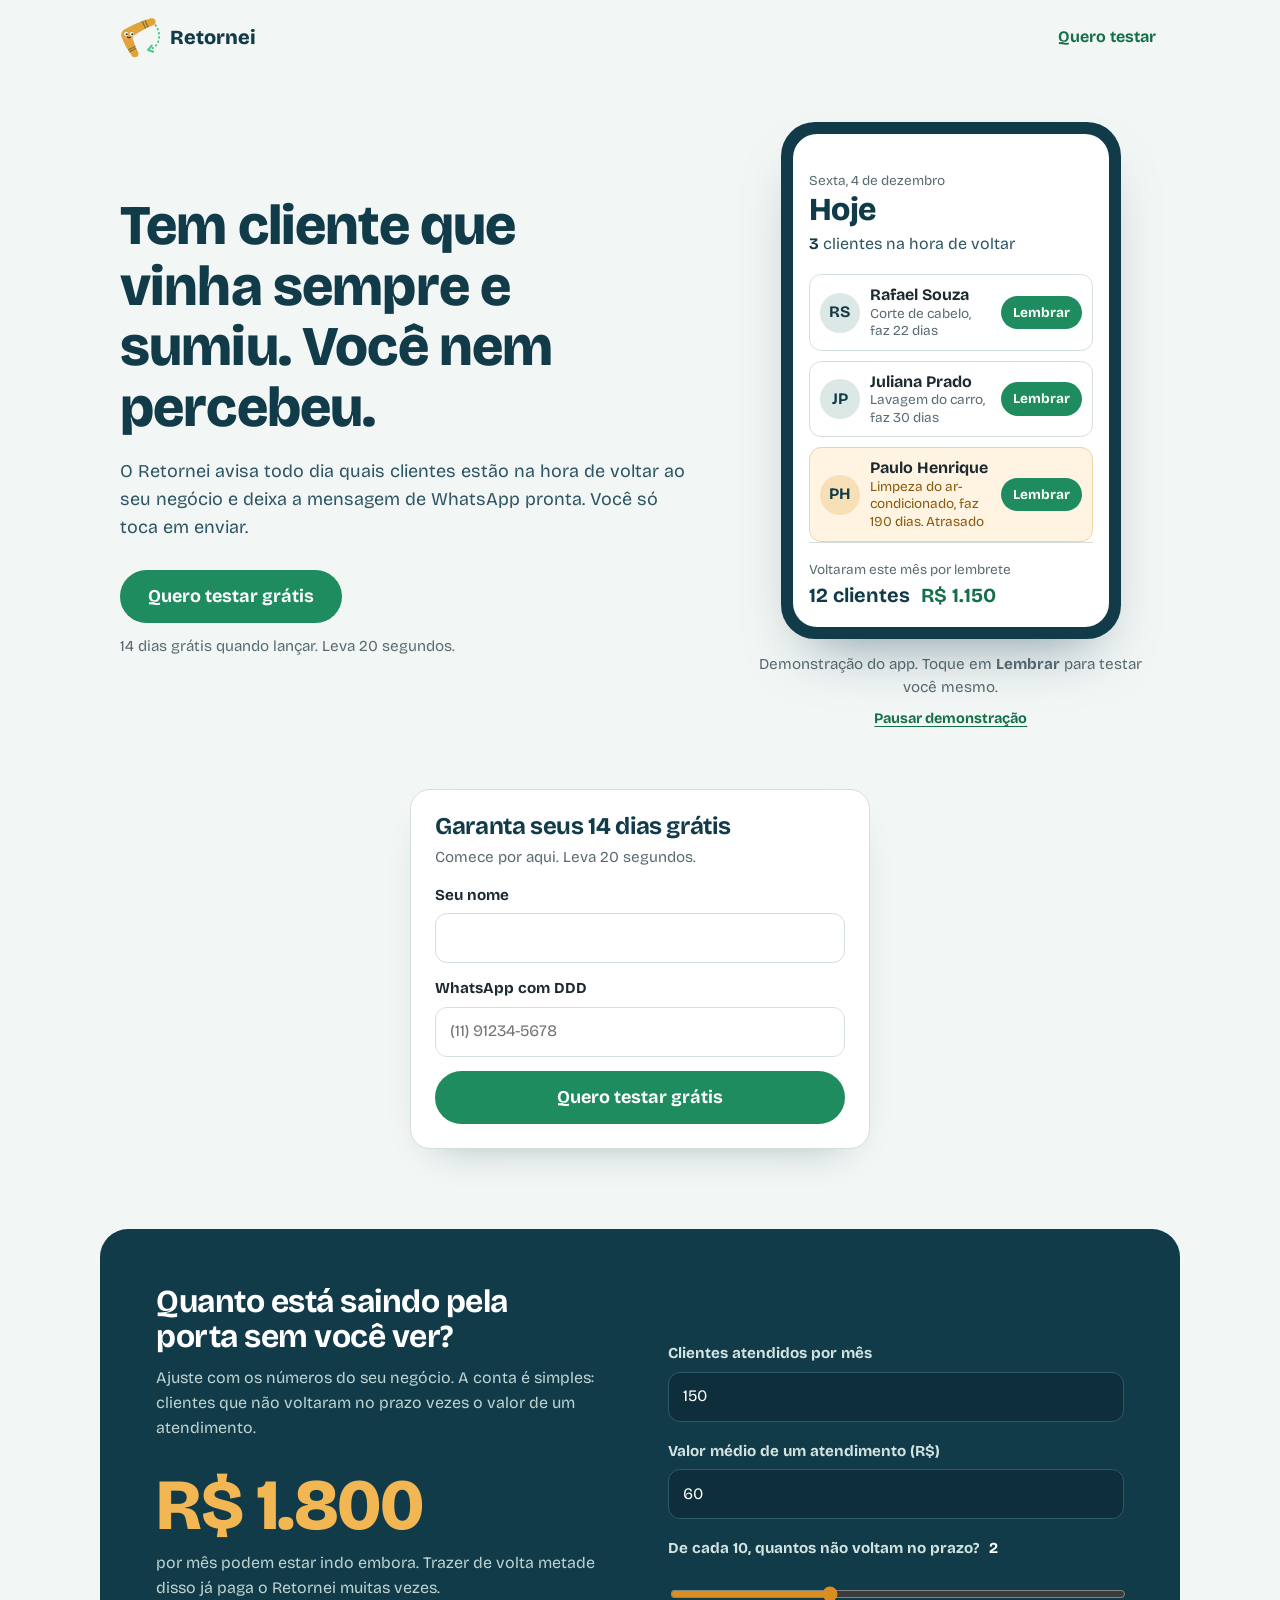
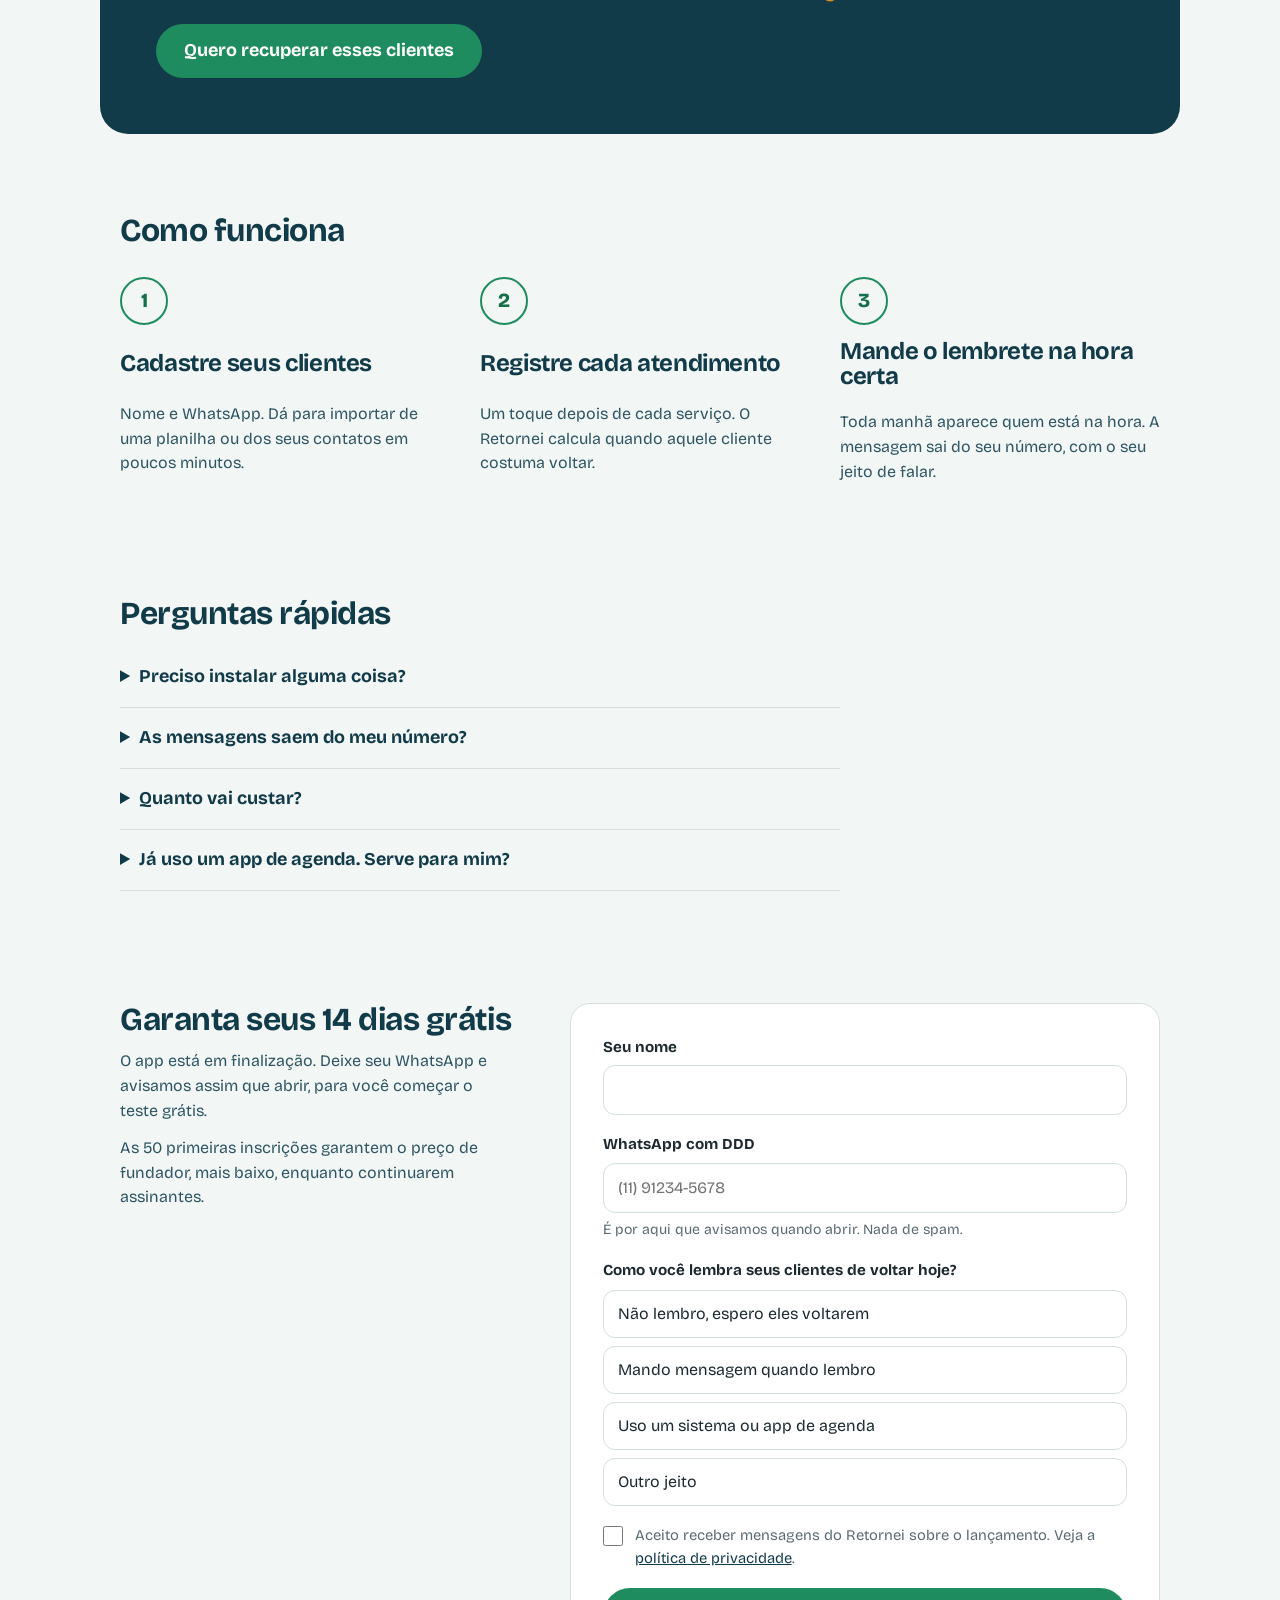
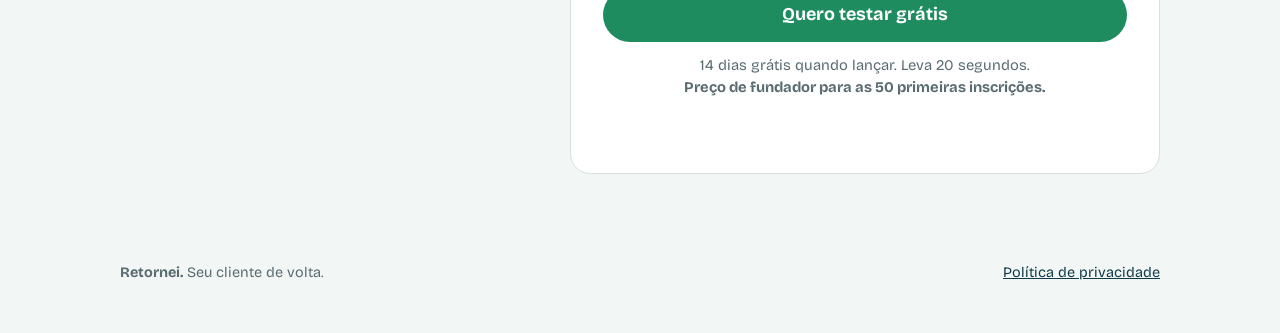
<file: index.html>
<!doctype html>
<html lang="pt-BR">
<head>
  <meta charset="utf-8">
  <meta name="viewport" content="width=device-width, initial-scale=1">
  <title>Retornei · Seus clientes de volta na hora certa</title>
  <meta name="description" content="O Retornei mostra todo dia quais clientes estão na hora de voltar e deixa a mensagem de WhatsApp pronta para enviar.">
  <meta name="theme-color" content="#123B4A">
  <link rel="icon" href="/favicon.svg" type="image/svg+xml">
  <link rel="icon" href="/favicon-32.png" sizes="32x32" type="image/png">
  <link rel="apple-touch-icon" href="/apple-touch-icon.png">
  <link rel="manifest" href="/manifest.webmanifest">
  <link rel="preconnect" href="https://fonts.googleapis.com">
  <link rel="preconnect" href="https://fonts.gstatic.com" crossorigin>
  <link href="https://fonts.googleapis.com/css2?family=Bricolage+Grotesque:opsz,wght@12..96,400;12..96,500;12..96,700;12..96,800&display=swap" rel="stylesheet">
  <link rel="stylesheet" href="/styles.css">
</head>
<body data-niche="geral">

  <header class="topbar">
    <a class="brand" href="/" aria-label="Retornei, início">
      <img class="brand-mark" src="/marca/logo-solto.svg" alt="" width="42" height="42">
      <span>Retornei</span>
    </a>
    <a class="topbar-cta" href="#lista">Quero testar</a>
  </header>

  <main>
    <section class="hero">
      <div class="hero-copy">
        <h1 data-copy="headline">Tem cliente que vinha sempre e sumiu. Você nem percebeu.</h1>
        <p class="lead" data-copy="lead">O Retornei avisa todo dia quais clientes estão na hora de voltar ao seu negócio e deixa a mensagem de WhatsApp pronta. Você só toca em enviar.</p>
        <div class="hero-actions">
          <a class="btn btn-primary" href="#lista">Quero testar grátis</a>
          <p class="hero-note">14 dias grátis quando lançar. Leva 20&nbsp;segundos.</p>
        </div>
      </div>

      <div class="phone-wrap">
        <div class="phone" role="region" aria-label="Exemplo da tela Hoje do aplicativo">
          <div class="phone-notch" aria-hidden="true"></div>
          <div class="screen">
            <div class="screen-head">
              <p class="screen-date" id="screenDate">Terça, 10 de novembro</p>
              <h2 class="screen-title">Hoje</h2>
              <p class="screen-sub"><strong id="dueCount">3</strong> <span id="dueLabel">clientes na hora de voltar</span></p>
            </div>

            <ul class="due-list" id="dueList">
              <!-- preenchido pelo app.js -->
            </ul>

            <div class="screen-foot">
              <p class="foot-label">Voltaram este mês por lembrete</p>
              <p class="foot-value"><span id="backCount">14</span> clientes <span class="foot-money" id="backMoney">R$ 980</span></p>
            </div>

            <!-- Conversa que abre ao tocar em Lembrar -->
            <div class="chat" id="chat" aria-hidden="true">
              <div class="chat-head">
                <button class="chat-back" id="chatBack" type="button" aria-label="Voltar para a lista" tabindex="-1">
                  <svg viewBox="0 0 24 24" aria-hidden="true"><path d="M15 5l-7 7 7 7" fill="none" stroke="currentColor" stroke-width="2.5" stroke-linecap="round" stroke-linejoin="round"/></svg>
                </button>
                <span class="avatar avatar-small" id="chatAvatar"></span>
                <div>
                  <p class="chat-name" id="chatName"></p>
                  <p class="chat-status" id="chatStatus">online</p>
                </div>
              </div>
              <div class="chat-body" id="chatBody"></div>
              <div class="chat-compose">
                <p class="chat-draft" id="chatDraft"></p>
                <button class="chat-send" id="chatSend" type="button" aria-label="Enviar mensagem" tabindex="-1">
                  <svg viewBox="0 0 24 24" aria-hidden="true"><path d="M4 12l16-8-6 16-2.5-6.5L4 12z" fill="currentColor"/></svg>
                </button>
              </div>
            </div>

            <span class="tap" id="tap" aria-hidden="true"></span>
            <div class="toast" id="backToast" aria-hidden="true">
              <img src="/marca/mascote-comemora.svg" alt="" width="52" height="52">
              <p><strong id="toastName"></strong> voltou!<br><span class="toast-money" id="toastMoney"></span></p>
            </div>
          </div>
        </div>
        <div class="phone-controls">
          <p class="phone-caption" id="phoneCaption">Demonstração do app. Toque em <strong>Lembrar</strong> para testar você mesmo.</p>
          <button class="link-btn" id="demoToggle" type="button">Pausar demonstração</button>
        </div>
      </div>
    </section>

    <section class="quick" aria-labelledby="quickTitle">
      <form class="quick-form" id="quickForm" novalidate>
        <h2 id="quickTitle">Garanta seus 14 dias grátis</h2>
        <p class="quick-sub">Comece por aqui. Leva 20&nbsp;segundos.</p>
        <label class="field">
          <span>Seu nome</span>
          <input type="text" name="name" autocomplete="name" maxlength="80">
        </label>
        <label class="field">
          <span>WhatsApp com DDD</span>
          <input type="tel" name="whatsapp" autocomplete="tel" inputmode="tel" placeholder="(11) 91234-5678" maxlength="20">
        </label>
        <button class="btn btn-primary btn-block" type="submit">Quero testar grátis</button>
        <p class="form-msg" id="quickMsg" role="status" aria-live="polite"></p>
      </form>
    </section>

    <section class="calc" aria-labelledby="calcTitle">
      <div class="calc-copy">
        <h2 id="calcTitle">Quanto está saindo pela porta sem você ver?</h2>
        <p>Ajuste com os números do seu negócio. A conta é simples: clientes que não voltaram no prazo vezes o valor de um atendimento.</p>
      </div>
      <form class="calc-form" id="calcForm" onsubmit="return false">
        <label class="field">
          <span>Clientes atendidos por mês</span>
          <input type="number" id="calcClients" inputmode="numeric" min="0" step="10" value="200">
        </label>
        <label class="field">
          <span>Valor médio de um atendimento (R$)</span>
          <input type="number" id="calcTicket" inputmode="numeric" min="0" step="5" value="45">
        </label>
        <label class="field field-range">
          <span>De cada 10, quantos não voltam no prazo? <output id="calcLostOut" for="calcLost">2</output></span>
          <input type="range" id="calcLost" min="0" max="6" step="1" value="2">
        </label>
      </form>
      <div class="calc-result" aria-live="polite">
        <p class="calc-number" id="calcResult">R$ 1.800</p>
        <p class="calc-caption">por mês podem estar indo embora. Trazer de volta metade disso já paga o Retornei muitas vezes.</p>
        <a class="btn btn-primary calc-cta" href="#lista">Quero recuperar esses clientes</a>
      </div>
    </section>

    <section class="how" aria-labelledby="howTitle">
      <h2 id="howTitle">Como funciona</h2>
      <ol class="steps">
        <li>
          <h3>Cadastre seus clientes</h3>
          <p data-copy="step1">Nome e WhatsApp. Dá para importar de uma planilha ou dos seus contatos em poucos minutos.</p>
        </li>
        <li>
          <h3>Registre cada atendimento</h3>
          <p data-copy="step2">Um toque depois de cada serviço. O Retornei calcula quando aquele cliente costuma voltar.</p>
        </li>
        <li>
          <h3>Mande o lembrete na hora certa</h3>
          <p data-copy="step3">Toda manhã aparece quem está na hora. A mensagem sai do seu número, com o seu jeito de falar.</p>
        </li>
      </ol>
    </section>

    <section class="faq" aria-labelledby="faqTitle">
      <h2 id="faqTitle">Perguntas rápidas</h2>
      <details>
        <summary>Preciso instalar alguma coisa?</summary>
        <p>Não. O Retornei abre no navegador do celular e pode ficar na tela inicial com ícone, como um app.</p>
      </details>
      <details>
        <summary>As mensagens saem do meu número?</summary>
        <p>Sim. O Retornei prepara a mensagem e abre o seu WhatsApp. O cliente recebe de quem ele já conhece.</p>
      </details>
      <details>
        <summary>Quanto vai custar?</summary>
        <p>O preço sai no lançamento. Quem está na lista testa 14 dias grátis antes de pagar, e as 50 primeiras inscrições garantem o preço de fundador, mais baixo, enquanto continuarem assinantes.</p>
      </details>
      <details>
        <summary>Já uso um app de agenda. Serve para mim?</summary>
        <p>Serve. Apps de agenda lembram de quem já marcou horário. O Retornei cuida de quem não marcou e está sumindo.</p>
      </details>
    </section>

    <section class="signup" id="lista" aria-labelledby="signupTitle">
      <div class="signup-copy">
        <h2 id="signupTitle">Garanta seus 14 dias grátis</h2>
        <p>O app está em finalização. Deixe seu WhatsApp e avisamos assim que abrir, para você começar o teste grátis.</p>
        <p>As 50 primeiras inscrições garantem o preço de fundador, mais baixo, enquanto continuarem assinantes.</p>
      </div>

      <form class="signup-form" id="leadForm" novalidate>
        <input type="hidden" name="niche" id="nicheField" value="geral">
        <div class="hp" aria-hidden="true">
          <label>Não preencha <input type="text" name="website" tabindex="-1" autocomplete="off"></label>
        </div>

        <label class="field">
          <span>Seu nome</span>
          <input type="text" name="name" autocomplete="name" required maxlength="80">
        </label>
        <label class="field">
          <span>WhatsApp com DDD</span>
          <input type="tel" name="whatsapp" autocomplete="tel" inputmode="tel" placeholder="(11) 91234-5678" required maxlength="20" aria-describedby="whatsHint">
          <small class="field-hint" id="whatsHint">É por aqui que avisamos quando abrir. Nada de spam.</small>
        </label>

        <fieldset class="choices" data-group="current_method">
          <legend>Como você lembra seus clientes de voltar hoje?</legend>
          <div class="choice-stack">
            <label class="choice"><input type="radio" name="current_method" value="nao-lembro" required><span>Não lembro, espero eles voltarem</span></label>
            <label class="choice"><input type="radio" name="current_method" value="whatsapp-manual"><span>Mando mensagem quando lembro</span></label>
            <label class="choice"><input type="radio" name="current_method" value="sistema"><span>Uso um sistema ou app de agenda</span></label>
            <label class="choice"><input type="radio" name="current_method" value="outro"><span>Outro jeito</span></label>
          </div>
        </fieldset>

        <label class="consent">
          <input type="checkbox" name="consent" required>
          <span>Aceito receber mensagens do Retornei sobre o lançamento. Veja a <a href="/privacidade.html">política de privacidade</a>.</span>
        </label>

        <button class="btn btn-primary btn-block" type="submit" id="leadSubmit">Quero testar grátis</button>
        <p class="form-note">14 dias grátis quando lançar. Leva 20&nbsp;segundos.<br><strong>Preço de fundador para as 50 primeiras inscrições.</strong></p>
        <p class="form-msg" id="formMsg" role="status" aria-live="polite"></p>
      </form>
    </section>
  </main>

  <footer class="footer">
    <p><strong>Retornei.</strong> Seu cliente de volta.</p>
    <a href="/privacidade.html">Política de privacidade</a>
  </footer>

  <div class="sticky-cta" id="stickyCta" hidden>
    <a class="btn btn-primary btn-block" href="#lista">Quero testar grátis</a>
  </div>

  <dialog class="done" id="doneDialog" aria-labelledby="doneTitle">
    <img src="/marca/mascote-comemora-solto.svg" alt="" width="104" height="104">
    <h2 id="doneTitle">Você está na lista!</h2>
    <p>Quando o Retornei abrir, avisamos pelo WhatsApp para você começar seus <strong>14 dias grátis</strong>.</p>
    <div class="done-actions">
      <button class="btn btn-primary btn-block" type="button" id="doneClose">Fechar</button>
    </div>
  </dialog>

  <script src="/app.js" defer></script>
</body>
</html>
</file>
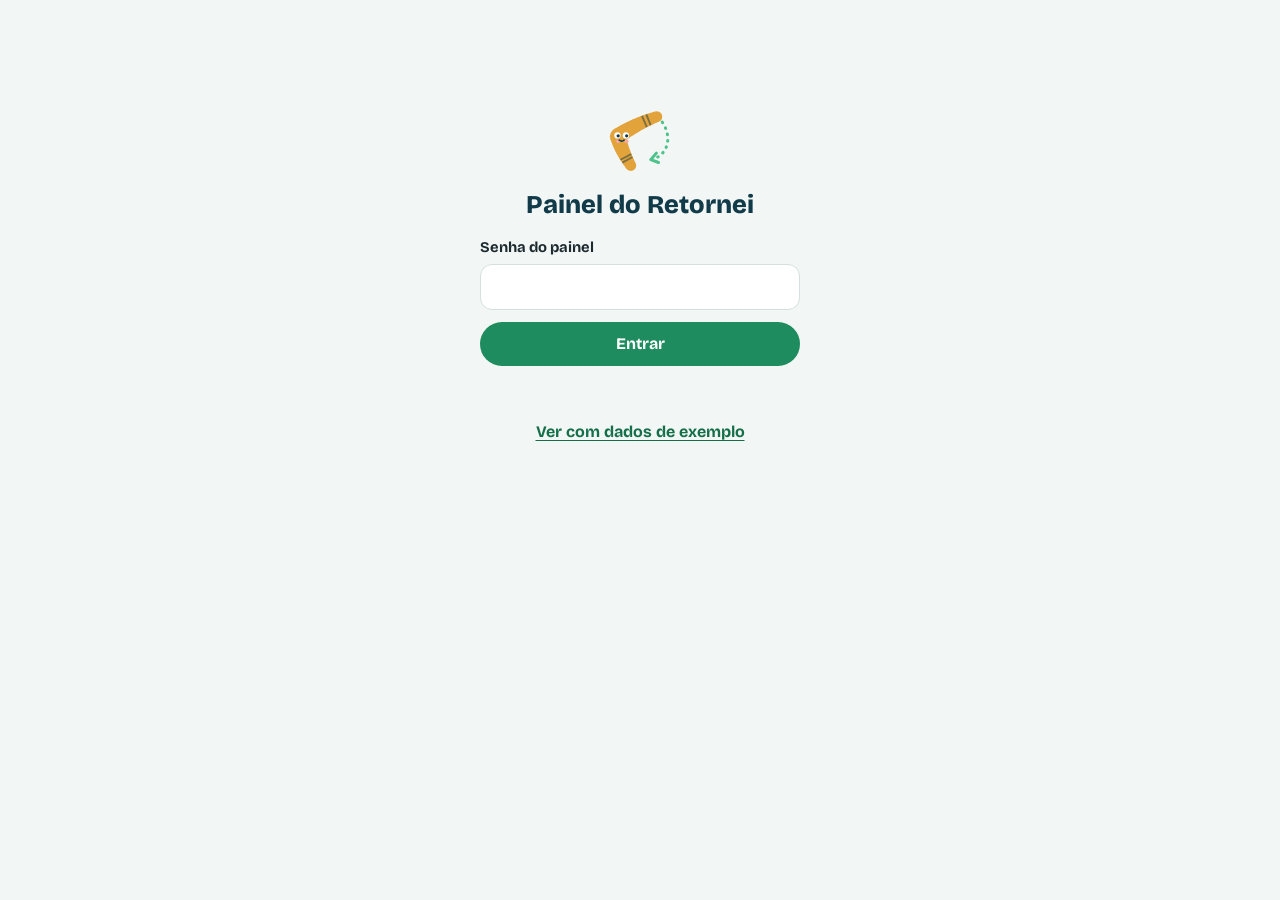
<file: admin/index.html>
<!doctype html>
<html lang="pt-BR">
<head>
  <meta charset="utf-8">
  <meta name="viewport" content="width=device-width, initial-scale=1">
  <meta name="robots" content="noindex, nofollow">
  <title>Retornei · Painel</title>
  <meta name="theme-color" content="#123B4A">
  <link rel="icon" href="/favicon.svg" type="image/svg+xml">
  <link rel="preconnect" href="https://fonts.googleapis.com">
  <link rel="preconnect" href="https://fonts.gstatic.com" crossorigin>
  <link href="https://fonts.googleapis.com/css2?family=Bricolage+Grotesque:opsz,wght@12..96,400;12..96,500;12..96,700;12..96,800&display=swap" rel="stylesheet">
  <link rel="stylesheet" href="/admin/admin.css">
</head>
<body>
  <!-- Entrada -->
  <main class="login" id="login">
    <img src="/marca/logo-solto.svg" alt="" width="64" height="64">
    <h1>Painel do Retornei</h1>
    <form id="loginForm" novalidate>
      <label class="field"><span>Senha do painel</span><input type="password" id="pwd" autocomplete="current-password" required></label>
      <button class="btn btn-go" type="submit" id="enter">Entrar</button>
      <p class="msg" id="loginMsg" role="alert"></p>
    </form>
    <button class="link" type="button" id="demoBtn">Ver com dados de exemplo</button>
  </main>

  <!-- Painel -->
  <div class="dash" id="dash" hidden>
    <header class="dash-top">
      <div class="brand"><img src="/marca/logo-solto.svg" alt="" width="36" height="36"><span>Painel do Retornei</span></div>
      <p class="demo-flag" id="demoFlag" hidden>Dados de exemplo</p>
      <div class="top-actions">
        <button class="btn btn-soft" type="button" id="refresh">Atualizar</button>
        <button class="btn btn-soft" type="button" id="logout">Sair</button>
      </div>
    </header>

    <div class="filters" role="group" aria-label="Filtros">
      <div class="seg" id="periodSeg" role="radiogroup" aria-label="Período">
        <button type="button" data-v="1">Hoje</button><button type="button" data-v="7">7 dias</button><button type="button" data-v="30" class="on">30 dias</button><button type="button" data-v="all">Tudo</button>
      </div>
      <div class="seg" id="nicheSeg" role="radiogroup" aria-label="Nicho">
        <button type="button" data-v="all" class="on">Todos</button><button type="button" data-v="barbearia">Barbearia</button><button type="button" data-v="estetica-automotiva">Estética automotiva</button><button type="button" data-v="geral">Página geral</button>
      </div>
    </div>

    <section class="kpis" id="kpis" aria-label="Números principais"></section>

    <div class="grid">
      <section class="card wide">
        <h2>Inscrições por dia</h2>
        <div class="daybars" id="dayBars"></div>
      </section>

      <section class="card">
        <h2>Funil dos anúncios</h2>
        <p class="note">Visitas e gasto ainda não chegam sozinhos. Preencha com os números do Gerenciador de Anúncios e da Vercel; ficam salvos neste navegador.</p>
        <div id="funnel"></div>
      </section>

      <section class="card">
        <h2>Como eles lembram os clientes hoje</h2>
        <p class="note">Quem não lembra ou manda só quando lembra tem a dor que o Retornei resolve.</p>
        <div class="hbars" id="methodBars"></div>
      </section>

      <section class="card wide">
        <h2>Por nicho</h2>
        <div class="table-wrap"><table id="nicheTable"></table></div>
      </section>

      <section class="card wide">
        <h2>De onde vieram</h2>
        <p class="note">Pelos parâmetros UTM do link do anúncio. Use utm_content para identificar cada criativo.</p>
        <div class="table-wrap"><table id="sourceTable"></table></div>
      </section>

      <section class="card wide">
        <div class="card-head">
          <h2>Inscrições</h2>
          <div class="list-tools">
            <input class="search" id="leadSearch" type="search" placeholder="Buscar nome ou WhatsApp" aria-label="Buscar inscrição">
            <button class="btn btn-soft" type="button" id="exportCsv">Baixar planilha</button>
          </div>
        </div>
        <div class="table-wrap"><table id="leadTable"></table></div>
      </section>

      <section class="card wide later">
        <h2>Quando o app lançar</h2>
        <p class="note">Estas métricas entram aqui assim que os primeiros testes começarem.</p>
        <div class="later-grid">
          <div><b>Testes iniciados</b><span>Quantos cadastraram o cartão e começaram os 14 dias</span></div>
          <div><b>Ativação</b><span>Quem mandou 5 ou mais lembretes nos 3 primeiros dias. Meta: 50%</span></div>
          <div><b>Teste que vira assinante</b><span>Meta: 15% ou mais</span></div>
          <div><b>Assinantes ativos</b><span>Fundadores (R$ 19) e normais (R$ 29)</span></div>
          <div><b>Receita mensal</b><span>Soma das assinaturas ativas</span></div>
          <div><b>Cancelamentos no mês</b><span>Meta: abaixo de 5%</span></div>
          <div><b>Custo por assinante</b><span>Gasto em anúncio ÷ novos pagantes. Meta: R$ 60 a R$ 80</span></div>
          <div><b>Clientes recuperados</b><span>Quantos clientes dos usuários voltaram pelos lembretes, e quanto isso somou</span></div>
        </div>
      </section>
    </div>
  </div>

  <script src="/admin/admin.js" defer></script>
</body>
</html>
</file>
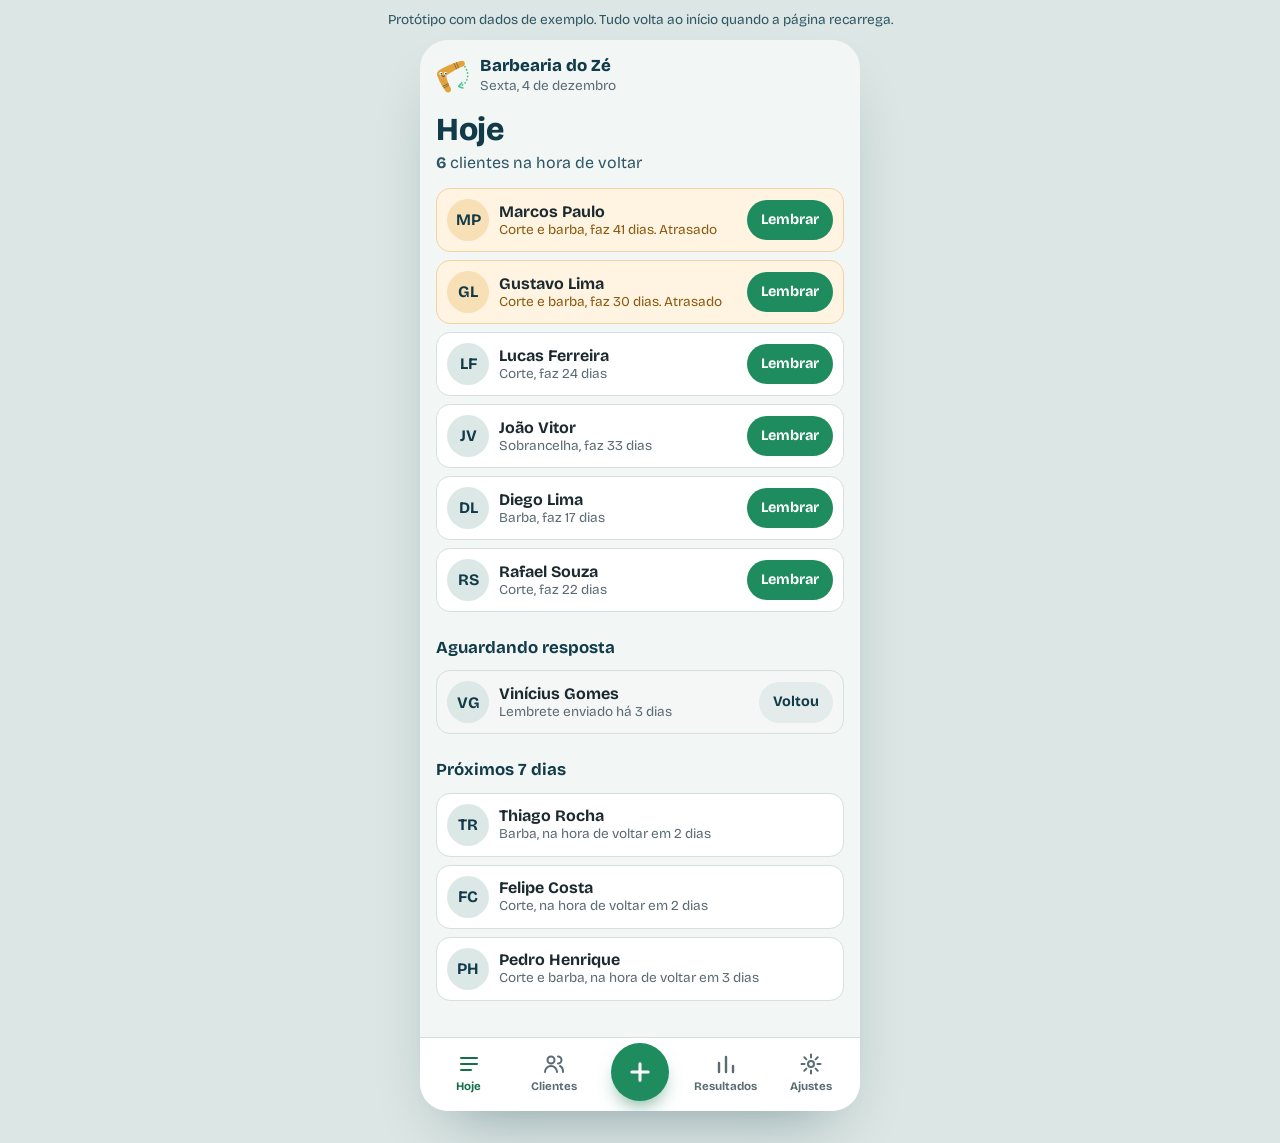
<file: app/index.html>
<!doctype html>
<html lang="pt-BR">
<head>
  <meta charset="utf-8">
  <meta name="viewport" content="width=device-width, initial-scale=1, viewport-fit=cover">
  <meta name="robots" content="noindex">
  <title>Retornei · Protótipo do app</title>
  <meta name="theme-color" content="#123B4A">
  <link rel="icon" href="/favicon.svg" type="image/svg+xml">
  <link rel="apple-touch-icon" href="/apple-touch-icon.png">
  <link rel="manifest" href="/manifest.webmanifest">
  <link rel="preconnect" href="https://fonts.googleapis.com">
  <link rel="preconnect" href="https://fonts.gstatic.com" crossorigin>
  <link href="https://fonts.googleapis.com/css2?family=Bricolage+Grotesque:opsz,wght@12..96,400;12..96,500;12..96,700;12..96,800&display=swap" rel="stylesheet">
  <link rel="stylesheet" href="/app/app.css">
</head>
<body>
  <p class="proto-note">Protótipo com dados de exemplo. Tudo volta ao início quando a página recarrega.</p>

  <div class="device">
    <header class="app-top">
      <img src="/marca/logo-solto.svg" alt="" width="34" height="34">
      <div>
        <p class="biz" id="bizName">Barbearia do Zé</p>
        <p class="today" id="todayLabel"></p>
      </div>
    </header>

    <main id="view" class="view" tabindex="-1"></main>

    <nav class="tabs" aria-label="Seções do app">
      <button class="tab is-active" data-tab="hoje" type="button">
        <svg viewBox="0 0 24 24" aria-hidden="true"><path d="M4 6h16M4 12h16M4 18h10" fill="none" stroke="currentColor" stroke-width="2" stroke-linecap="round"/></svg>
        <span>Hoje</span>
      </button>
      <button class="tab" data-tab="clientes" type="button">
        <svg viewBox="0 0 24 24" aria-hidden="true"><circle cx="9" cy="8" r="3.5" fill="none" stroke="currentColor" stroke-width="2"/><path d="M3 20c0-3.3 2.7-6 6-6s6 2.7 6 6M16 4.5a3.5 3.5 0 0 1 0 7M18 14c2 .8 3 3 3 6" fill="none" stroke="currentColor" stroke-width="2" stroke-linecap="round"/></svg>
        <span>Clientes</span>
      </button>
      <button class="tab tab-add" data-action="novo-atendimento" type="button" aria-label="Registrar atendimento">
        <svg viewBox="0 0 24 24" aria-hidden="true"><path d="M12 5v14M5 12h14" fill="none" stroke="currentColor" stroke-width="2.6" stroke-linecap="round"/></svg>
      </button>
      <button class="tab" data-tab="resultados" type="button">
        <svg viewBox="0 0 24 24" aria-hidden="true"><path d="M5 20V11M12 20V5M19 20v-6" fill="none" stroke="currentColor" stroke-width="2.4" stroke-linecap="round"/></svg>
        <span>Resultados</span>
      </button>
      <button class="tab" data-tab="ajustes" type="button">
        <svg viewBox="0 0 24 24" aria-hidden="true"><circle cx="12" cy="12" r="3" fill="none" stroke="currentColor" stroke-width="2"/><path d="M12 2.5v3M12 18.5v3M2.5 12h3M18.5 12h3M5.3 5.3l2.1 2.1M16.6 16.6l2.1 2.1M5.3 18.7l2.1-2.1M16.6 7.4l2.1-2.1" fill="none" stroke="currentColor" stroke-width="2" stroke-linecap="round"/></svg>
        <span>Ajustes</span>
      </button>
    </nav>

    <!-- Painel que sobe de baixo (mensagem, novo atendimento, novo cliente) -->
    <div class="sheet-backdrop" id="backdrop" hidden></div>
    <section class="sheet" id="sheet" role="dialog" aria-modal="true" aria-labelledby="sheetTitle" hidden>
      <div class="sheet-grip" aria-hidden="true"></div>
      <h2 id="sheetTitle"></h2>
      <div id="sheetBody"></div>
    </section>

    <div class="toast" id="toast" role="status" aria-live="polite" hidden>
      <img src="/marca/mascote-comemora.svg" alt="" width="44" height="44">
      <p id="toastText"></p>
    </div>
  </div>

  <script src="/app/app.js" defer></script>
</body>
</html>
</file>
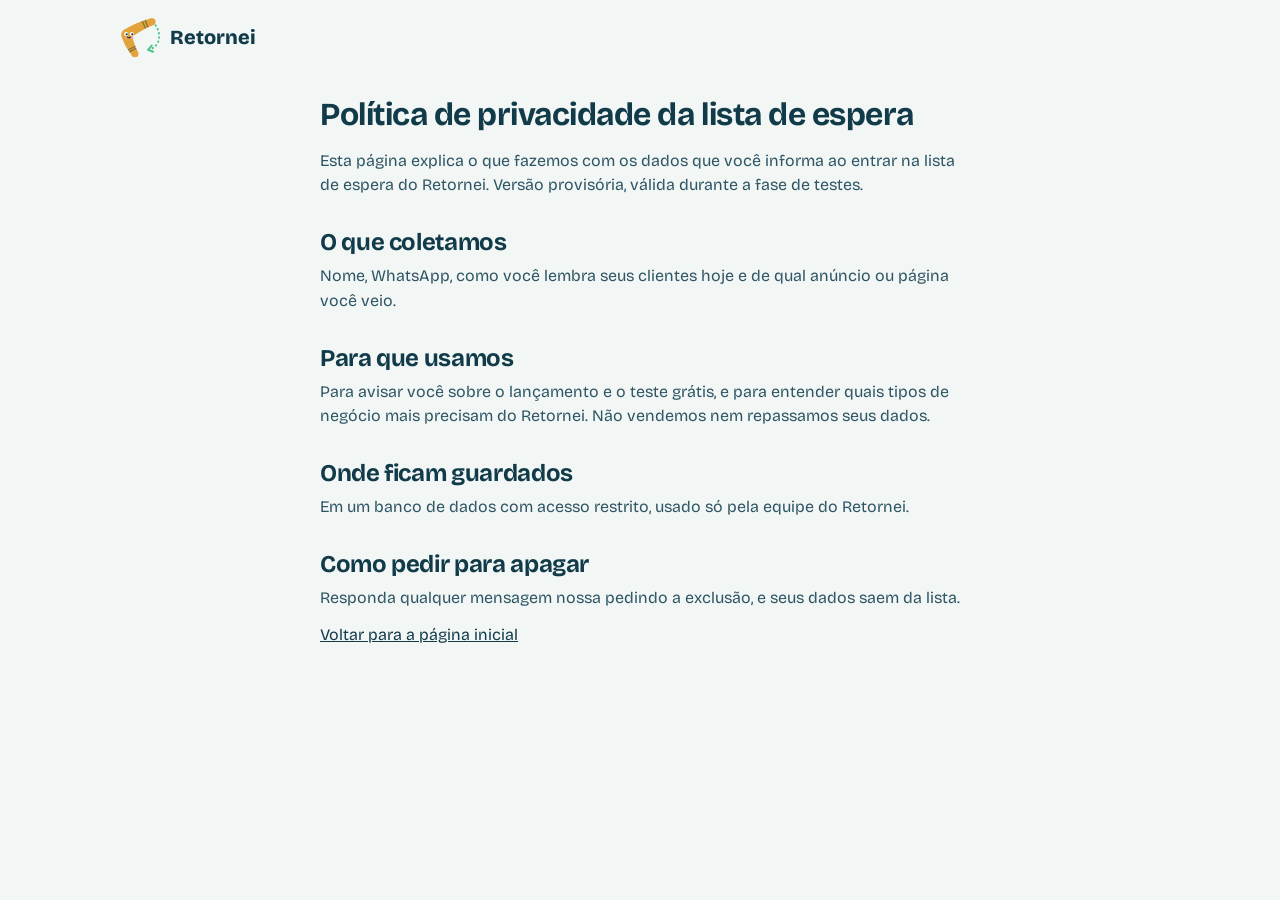
<file: privacidade.html>
<!doctype html>
<html lang="pt-BR">
<head>
  <meta charset="utf-8">
  <meta name="viewport" content="width=device-width, initial-scale=1">
  <meta name="theme-color" content="#123B4A">
  <title>Política de privacidade · Retornei</title>
  <link rel="icon" href="/favicon.svg" type="image/svg+xml">
  <link rel="icon" href="/favicon-32.png" sizes="32x32" type="image/png">
  <link rel="apple-touch-icon" href="/apple-touch-icon.png">
  <link rel="manifest" href="/manifest.webmanifest">
  <link rel="preconnect" href="https://fonts.googleapis.com">
  <link rel="preconnect" href="https://fonts.gstatic.com" crossorigin>
  <link href="https://fonts.googleapis.com/css2?family=Bricolage+Grotesque:opsz,wght@12..96,400;12..96,500;12..96,700;12..96,800&display=swap" rel="stylesheet">
  <link rel="stylesheet" href="/styles.css">
</head>
<body>
  <header class="topbar">
    <a class="brand" href="/" aria-label="Retornei, início">
      <img class="brand-mark" src="/marca/logo-solto.svg" alt="" width="42" height="42">
      <span>Retornei</span>
    </a>
  </header>

  <main class="prose">
    <h1>Política de privacidade da lista de espera</h1>
    <p>Esta página explica o que fazemos com os dados que você informa ao entrar na lista de espera do Retornei. Versão provisória, válida durante a fase de testes.</p>

    <h2>O que coletamos</h2>
    <p>Nome, WhatsApp, como você lembra seus clientes hoje e de qual anúncio ou página você veio.</p>

    <h2>Para que usamos</h2>
    <p>Para avisar você sobre o lançamento e o teste grátis, e para entender quais tipos de negócio mais precisam do Retornei. Não vendemos nem repassamos seus dados.</p>

    <h2>Onde ficam guardados</h2>
    <p>Em um banco de dados com acesso restrito, usado só pela equipe do Retornei.</p>

    <h2>Como pedir para apagar</h2>
    <p>Responda qualquer mensagem nossa pedindo a exclusão, e seus dados saem da lista.</p>

    <p><a href="/">Voltar para a página inicial</a></p>
  </main>
</body>
</html>
</file>
<file: styles.css>
/* Retornei — página de captura
   Tinta azul-petróleo, verde de "voltou", âmbar de "atrasado". */

:root {
  --ink: #123B4A;        /* azul-petróleo: títulos, marca */
  --ink-soft: #2E5563;
  --text: #1C2A30;       /* texto corrido */
  --muted: #5A6B72;
  --paper: #F2F6F5;      /* fundo frio */
  --card: #FFFFFF;
  --line: #D5E0DE;
  --back: #1E8C5E;       /* verde: cliente voltou / ação */
  --back-deep: #15704A;
  --late: #D98E1F;       /* âmbar: atrasado */
  --late-bg: #FFF4E2;

  --display: "Bricolage Grotesque", "Trebuchet MS", sans-serif;
  --body: "Bricolage Grotesque", "Segoe UI", Arial, sans-serif;

  --step-0: 1rem;
  --step-1: 1.125rem;
  --step-2: 1.5rem;
  --step-3: 2rem;
  --step-4: clamp(2.25rem, 5.2vw, 3.5rem);

  --radius-phone: 34px;
  --radius-ui: 12px;
  --gutter: 20px;
}

*, *::before, *::after { box-sizing: border-box; }

html { scroll-behavior: smooth; }
@media (prefers-reduced-motion: reduce) {
  html { scroll-behavior: auto; }
  *, *::before, *::after { transition: none !important; animation: none !important; }
}

body {
  margin: 0;
  background: var(--paper);
  color: var(--text);
  font-family: var(--body);
  font-size: var(--step-0);
  line-height: 1.55;
  -webkit-font-smoothing: antialiased;
}

h1, h2, h3 {
  font-family: var(--display);
  color: var(--ink);
  line-height: 1.08;
  margin: 0;
  letter-spacing: -0.015em;
}

p { margin: 0; }
a { color: var(--ink); }

:focus-visible {
  outline: 3px solid var(--back);
  outline-offset: 3px;
  border-radius: 6px;
}

main > section {
  padding: 56px var(--gutter);
  max-width: 1080px;
  margin: 0 auto;
}

/* Topo ---------------------------------------------------------- */

.topbar {
  display: flex;
  align-items: center;
  justify-content: space-between;
  padding: 16px var(--gutter);
  max-width: 1080px;
  margin: 0 auto;
}

.brand {
  display: inline-flex;
  align-items: center;
  gap: 8px;
  text-decoration: none;
  color: var(--ink);
  font-family: var(--display);
  font-weight: 800;
  font-size: 1.25rem;
}
.brand-mark { width: 42px; height: 42px; display: block; }

.topbar-cta {
  font-weight: 700;
  color: var(--back-deep);
  text-decoration: none;
  padding: 8px 4px;
}
.topbar-cta:hover { text-decoration: underline; }

/* Botões -------------------------------------------------------- */

.btn {
  display: inline-flex;
  align-items: center;
  justify-content: center;
  border: 0;
  cursor: pointer;
  font: 700 var(--step-1)/1.2 var(--body);
  text-decoration: none;
  border-radius: 999px;
  padding: 16px 28px;
  transition: background-color .15s ease, transform .15s ease;
}
.btn-primary { background: var(--back); color: #fff; }
.btn-primary:hover { background: var(--back-deep); }
.btn-primary:active { transform: translateY(1px); }
.btn-primary[disabled] { opacity: .6; cursor: progress; }
.btn-block { width: 100%; }
.btn-small {
  font-size: .9rem;
  padding: 8px 16px;
  background: var(--ink);
  color: #fff;
}

/* Hero ---------------------------------------------------------- */

.hero {
  display: grid;
  gap: 40px;
  padding-top: 24px !important;
  align-items: center;
}

.hero h1 {
  font-size: var(--step-4);
  font-weight: 800;
  max-width: 15ch;
}

.lead {
  margin-top: 20px;
  font-size: var(--step-1);
  max-width: 34em;
  color: var(--ink-soft);
}

.hero-actions { margin-top: 28px; }
.hero-note { margin-top: 12px; color: var(--muted); font-size: .95rem; }

@media (min-width: 880px) {
  .hero { grid-template-columns: 1.15fr 0.85fr; gap: 56px; padding-top: 48px !important; }
}

/* Celular de exemplo -------------------------------------------- */

.phone-wrap { display: grid; justify-items: center; gap: 14px; }

.phone {
  position: relative;
  width: min(100%, 340px);
  background: var(--ink);
  border-radius: var(--radius-phone);
  padding: 12px;
  box-shadow: 0 30px 60px -30px rgba(18, 59, 74, .55);
}
.phone-notch {
  position: absolute;
  top: 18px; left: 50%;
  width: 72px; height: 6px;
  margin-left: -36px;
  border-radius: 6px;
  background: rgba(255,255,255,.18);
}

.screen {
  position: relative;
  background: var(--card);
  border-radius: calc(var(--radius-phone) - 10px);
  padding: 36px 16px 16px;
  min-height: 460px;
  display: flex;
  flex-direction: column;
  overflow: hidden;
}

.screen-date { color: var(--muted); font-size: .85rem; }
.screen-title { font-size: 2rem; font-weight: 800; margin-top: 2px; }
.screen-sub { color: var(--ink-soft); margin-top: 4px; }
.screen-sub strong { color: var(--ink); }

.due-list { list-style: none; margin: 18px 0 0; padding: 0; display: grid; gap: 10px; }

.due {
  display: grid;
  grid-template-columns: 40px 1fr auto;
  align-items: center;
  gap: 10px;
  padding: 10px;
  border: 1px solid var(--line);
  border-radius: var(--radius-ui);
  background: var(--card);
  transition: background-color .25s ease, border-color .25s ease;
}
.due.is-late { border-color: #F0D3A3; background: var(--late-bg); }
.due.is-sent { background: #EAF6F0; border-color: #BFE3D0; }

.avatar {
  width: 40px; height: 40px;
  border-radius: 50%;
  display: grid; place-items: center;
  font-family: var(--display);
  font-weight: 700;
  color: var(--ink);
  background: #DCE8E6;
}
.due.is-late .avatar { background: #F7DFB6; }

.due-name { font-weight: 700; color: var(--text); line-height: 1.2; }
.due-meta { font-size: .85rem; color: var(--muted); line-height: 1.3; }
.due.is-late .due-meta { color: #8A5A10; }

.due-btn {
  border: 0;
  cursor: pointer;
  font: 700 .85rem/1 var(--body);
  padding: 10px 12px;
  border-radius: 999px;
  background: var(--back);
  color: #fff;
  white-space: nowrap;
}
.due-btn:hover { background: var(--back-deep); }
.due.is-sent .due-btn { background: transparent; color: var(--back-deep); cursor: default; padding-inline: 4px; }

/* Estados da linha depois do lembrete */
.due-status {
  font: 700 .85rem/1 var(--body);
  padding: 10px 4px;
  white-space: nowrap;
  color: var(--back-deep);
}
.due.is-replied { background: #EAF6F0; border-color: #BFE3D0; }
.due.is-back { background: #DDF2E6; border-color: #9FD5B8; }
.due.is-back .avatar { background: #BFE6D0; }
.due.is-back .due-status { color: #0F5E3D; }
.due.flash { animation: row-flash .6s ease-out; }
@keyframes row-flash {
  0% { box-shadow: 0 0 0 0 rgba(30, 140, 94, .45); }
  100% { box-shadow: 0 0 0 10px rgba(30, 140, 94, 0); }
}

/* Conversa ------------------------------------------------------ */

.chat {
  position: absolute;
  inset: 0;
  display: flex;
  flex-direction: column;
  background: #EAF0EE;
  transform: translateX(100%);
  visibility: hidden;
  transition: transform .35s cubic-bezier(.2, .8, .2, 1), visibility 0s linear .35s;
}
.chat.is-open {
  transform: none;
  visibility: visible;
  transition: transform .35s cubic-bezier(.2, .8, .2, 1), visibility 0s;
}

.chat-head {
  display: flex;
  align-items: center;
  gap: 10px;
  padding: 30px 12px 12px;
  background: var(--ink);
  color: #fff;
}
.chat-back {
  border: 0;
  background: none;
  color: #fff;
  width: 32px; height: 32px;
  padding: 4px;
  cursor: pointer;
  border-radius: 50%;
}
.chat-back svg, .chat-send svg { width: 100%; height: 100%; display: block; }
.avatar-small { width: 34px; height: 34px; font-size: .85rem; background: #DCE8E6; }
.chat-name { font-weight: 700; line-height: 1.2; }
.chat-status { font-size: .78rem; color: #A9C7C2; line-height: 1.2; }

.chat-body {
  flex: 1;
  display: flex;
  flex-direction: column;
  justify-content: flex-end;
  gap: 8px;
  padding: 14px 12px;
  overflow: hidden;
}

.msg {
  max-width: 84%;
  padding: 9px 12px 7px;
  border-radius: 14px;
  font-size: .92rem;
  line-height: 1.4;
  box-shadow: 0 1px 1px rgba(18, 59, 74, .08);
  animation: msg-in .25s ease-out;
}
.msg-out { align-self: flex-end; background: #D3F0DF; border-bottom-right-radius: 4px; }
.msg-in { align-self: flex-start; background: #fff; border-bottom-left-radius: 4px; }
.msg-meta { display: block; text-align: right; font-size: .7rem; color: var(--muted); margin-top: 2px; }
.msg-meta .ticks { color: #3A9BD5; margin-left: 4px; letter-spacing: -2px; }

.msg-typing { display: inline-flex; gap: 4px; padding: 12px 14px; }
.msg-typing i {
  width: 6px; height: 6px;
  border-radius: 50%;
  background: var(--muted);
  animation: typing 1s infinite ease-in-out;
}
.msg-typing i:nth-child(2) { animation-delay: .15s; }
.msg-typing i:nth-child(3) { animation-delay: .3s; }
@keyframes typing { 0%, 60%, 100% { opacity: .3; transform: none; } 30% { opacity: 1; transform: translateY(-3px); } }
@keyframes msg-in { from { opacity: 0; transform: translateY(8px); } to { opacity: 1; transform: none; } }

.chat-compose {
  display: flex;
  align-items: flex-end;
  gap: 8px;
  padding: 10px 10px 12px;
}
.chat-draft {
  flex: 1;
  min-height: 42px;
  max-height: 120px;
  overflow: hidden;
  background: #fff;
  border-radius: 20px;
  padding: 10px 14px;
  font-size: .9rem;
  line-height: 1.35;
  color: var(--text);
}
.chat-draft:empty::before { content: "Mensagem"; color: #9AA9AE; }
.chat-send {
  flex: none;
  width: 42px; height: 42px;
  padding: 10px;
  border: 0;
  border-radius: 50%;
  background: var(--back);
  color: #fff;
  cursor: pointer;
}
.chat-send:disabled { background: #9FBFB2; cursor: default; }

/* Dedo da demonstração ------------------------------------------ */

.tap {
  position: absolute;
  top: 0; left: 0;
  width: 38px; height: 38px;
  margin: -19px 0 0 -19px;
  border-radius: 50%;
  background: rgba(18, 59, 74, .22);
  border: 2px solid rgba(255, 255, 255, .9);
  box-shadow: 0 4px 12px rgba(18, 59, 74, .3);
  pointer-events: none;
  opacity: 0;
  z-index: 5;
  transition: transform .7s cubic-bezier(.3, .7, .2, 1), opacity .3s ease;
}
.tap.is-visible { opacity: 1; }
.tap.is-press::after {
  content: "";
  position: absolute;
  inset: -2px;
  border-radius: 50%;
  border: 2px solid rgba(18, 59, 74, .5);
  animation: press .45s ease-out;
}
@keyframes press { from { transform: scale(.6); opacity: 1; } to { transform: scale(1.9); opacity: 0; } }

/* Aviso "cliente voltou" com o mascote comemorando */
.toast {
  position: absolute;
  left: 12px; right: 12px; bottom: 86px;
  display: flex;
  align-items: center;
  gap: 12px;
  padding: 10px 14px 10px 10px;
  background: var(--ink);
  color: #fff;
  border-radius: 16px;
  box-shadow: 0 14px 30px -12px rgba(18, 59, 74, .55);
  opacity: 0;
  transform: translateY(14px) scale(.96);
  pointer-events: none;
  z-index: 4;
  transition: opacity .25s ease, transform .35s cubic-bezier(.2, .9, .3, 1.3);
}
.toast.is-visible { opacity: 1; transform: none; }
.toast img { flex: none; border-radius: 11px; }
.toast p { font-size: .92rem; line-height: 1.3; }
.toast-money { font-family: var(--display); font-weight: 800; font-size: 1.1rem; color: #F2B653; }

/* Controles abaixo do celular ----------------------------------- */

.phone-controls { display: grid; justify-items: center; gap: 4px; }
.link-btn {
  border: 0;
  background: none;
  padding: 6px 8px;
  font: 700 .9rem/1.2 var(--body);
  color: var(--back-deep);
  text-decoration: underline;
  text-underline-offset: 3px;
  cursor: pointer;
}

.screen-foot {
  margin-top: auto;
  padding-top: 16px;
  border-top: 1px solid var(--line);
}
.foot-label { font-size: .85rem; color: var(--muted); }
.foot-value { font-family: var(--display); font-weight: 700; font-size: 1.25rem; color: var(--ink); }
.foot-money { color: var(--back-deep); margin-left: 6px; }

.phone-caption { color: var(--muted); font-size: .95rem; text-align: center; }

/* Calculadora --------------------------------------------------- */

.calc {
  display: grid;
  gap: 28px;
  background: var(--ink);
  color: #E3EEEC;
  border-radius: 28px;
  margin-top: 24px !important;
  margin-bottom: 24px !important;
  padding: 40px 24px !important;
}
.calc h2 { color: #fff; font-size: var(--step-3); max-width: 18ch; }
.calc-copy p { margin-top: 12px; max-width: 36em; color: #BFD3D0; }

.calc-form { display: grid; gap: 18px; }
.calc .field span { color: #D3E3E0; }
.calc .field input[type="number"] {
  background: #0D2E3A;
  border-color: #2D5A68;
  color: #fff;
}
.calc output {
  font-family: var(--display);
  font-weight: 700;
  color: #fff;
  margin-left: 6px;
}
.calc input[type="range"] { accent-color: var(--late); width: 100%; }

.calc-number {
  font-family: var(--display);
  font-weight: 800;
  font-size: clamp(2.75rem, 9vw, 4.5rem);
  line-height: 1;
  color: #F2B653;
  letter-spacing: -0.02em;
}
.calc-caption { margin-top: 10px; color: #BFD3D0; max-width: 28em; }

@media (min-width: 880px) {
  .calc {
    grid-template-columns: 1fr 1fr;
    grid-template-areas: "copy form" "result form";
    column-gap: 56px;
    padding: 56px !important;
  }
  .calc-copy { grid-area: copy; }
  .calc-form { grid-area: form; align-self: center; }
  .calc-result { grid-area: result; }
}

/* Campos -------------------------------------------------------- */

.field { display: grid; gap: 6px; }
.field span { font-weight: 700; font-size: .95rem; color: var(--text); }

.field input,
.field select {
  font: 400 var(--step-0)/1.3 var(--body);
  color: var(--text);
  background: var(--card);
  border: 1.5px solid var(--line);
  border-radius: var(--radius-ui);
  padding: 13px 14px;
  width: 100%;
  min-height: 50px;
}
.field input:focus,
.field select:focus { border-color: var(--back); outline: none; box-shadow: 0 0 0 3px rgba(30, 140, 94, .2); }
.field input[aria-invalid="true"],
.field select[aria-invalid="true"] { border-color: #C0392B; }

.field-hint { font-size: .88rem; color: var(--muted); }

/* Escolhas por toque (no lugar de listas) */
.choices { border: 0; margin: 0; padding: 0; min-width: 0; }
.choices legend {
  padding: 0;
  margin-bottom: 8px;
  font-weight: 700;
  font-size: .95rem;
  color: var(--text);
}
.choice-row { display: grid; grid-template-columns: repeat(3, 1fr); gap: 8px; }
.choice-stack { display: grid; gap: 8px; }

.choice { position: relative; display: block; cursor: pointer; -webkit-tap-highlight-color: transparent; }
.choice input {
  position: absolute;
  opacity: 0;
  width: 1px; height: 1px;
}
.choice span {
  display: flex;
  align-items: center;
  min-height: 48px;
  padding: 10px 14px;
  border: 1.5px solid var(--line);
  border-radius: var(--radius-ui);
  background: var(--card);
  color: var(--text);
  line-height: 1.25;
  transition: border-color .15s ease, background-color .15s ease;
}
.choice-row .choice span { justify-content: center; text-align: center; padding: 10px 6px; }
.choice:hover span { border-color: #A9C4BF; }
.choice input:checked + span {
  border-color: var(--back);
  background: #E7F4EC;
  font-weight: 700;
  color: var(--back-deep);
}
.choice input:focus-visible + span { outline: 3px solid var(--back); outline-offset: 2px; }
.choices.is-invalid .choice span { border-color: #C0392B; }

.form-note { text-align: center; color: var(--muted); font-size: .92rem; margin-top: -6px; }

.calc-cta { margin-top: 24px; }

/* Como funciona ------------------------------------------------- */

.how h2, .faq h2, .signup h2 { font-size: var(--step-3); }

.steps {
  list-style: none;
  counter-reset: step;
  margin: 28px 0 0;
  padding: 0;
  display: grid;
  gap: 28px;
}
.steps li {
  counter-increment: step;
  display: grid;
  grid-template-columns: 48px 1fr;
  column-gap: 16px;
}
.steps li::before {
  content: counter(step);
  grid-row: span 2;
  width: 48px; height: 48px;
  border-radius: 50%;
  display: grid; place-items: center;
  font-family: var(--display);
  font-weight: 800;
  font-size: 1.25rem;
  color: var(--back-deep);
  border: 2px solid var(--back);
}
.steps h3 { font-size: var(--step-2); align-self: center; }
.steps p { color: var(--ink-soft); margin-top: 6px; max-width: 32em; }

@media (min-width: 880px) {
  .steps { grid-template-columns: repeat(3, 1fr); gap: 40px; }
  .steps li { grid-template-columns: 1fr; row-gap: 14px; }
  .steps li::before { grid-row: auto; }
}

/* Lista de espera ----------------------------------------------- */

.signup { display: grid; gap: 28px; }
.signup-copy p { margin-top: 12px; color: var(--ink-soft); max-width: 32em; }

.signup-form {
  display: grid;
  gap: 18px;
  background: var(--card);
  border: 1px solid var(--line);
  border-radius: 20px;
  padding: 24px;
}

.consent {
  display: grid;
  grid-template-columns: 22px 1fr;
  gap: 10px;
  align-items: start;
  font-size: .92rem;
  color: var(--muted);
}
.consent input { width: 20px; height: 20px; margin: 2px 0 0; accent-color: var(--back); }

.form-msg { min-height: 1.5em; font-weight: 700; }
.form-msg.is-ok { color: var(--back-deep); }
.form-msg.is-error { color: #A93226; }

.hp { position: absolute; left: -9999px; width: 1px; height: 1px; overflow: hidden; }

@media (min-width: 880px) {
  .signup { grid-template-columns: 0.8fr 1.2fr; gap: 56px; align-items: start; }
  .signup-form { padding: 32px; }
}

/* Perguntas ----------------------------------------------------- */

.faq h2 { margin-bottom: 16px; }
.faq details { border-bottom: 1px solid var(--line); padding: 16px 0; max-width: 720px; }
.faq summary {
  cursor: pointer;
  font-weight: 700;
  font-size: var(--step-1);
  color: var(--ink);
  list-style-position: inside;
}
.faq details p { margin-top: 10px; color: var(--ink-soft); max-width: 36em; }

/* Rodapé -------------------------------------------------------- */

.footer {
  max-width: 1080px;
  margin: 0 auto;
  padding: 32px var(--gutter) 48px;
  display: flex;
  flex-wrap: wrap;
  gap: 12px 24px;
  justify-content: space-between;
  color: var(--muted);
  font-size: .9rem;
}

/* Página de texto (privacidade) --------------------------------- */

.prose {
  max-width: 680px;
  margin: 0 auto;
  padding: 24px var(--gutter) 64px;
}
.prose h1 { font-size: var(--step-3); margin-bottom: 16px; }
.prose h2 { font-size: var(--step-2); margin: 32px 0 8px; }
.prose p, .prose li { color: var(--ink-soft); }
.prose p + p { margin-top: 12px; }

/* Janela de confirmação da inscrição ---------------------------- */

.done {
  width: min(92vw, 420px);
  border: 0;
  border-radius: 24px;
  padding: 32px 24px 20px;
  text-align: center;
  background: var(--card);
  color: var(--text);
  box-shadow: 0 30px 60px -20px rgba(18, 59, 74, .5);
}
.done::backdrop { background: rgba(18, 59, 74, .55); }
.done[open] { animation: done-in .35s cubic-bezier(.2, .9, .3, 1.2); }
@keyframes done-in { from { opacity: 0; transform: translateY(16px) scale(.96); } to { opacity: 1; transform: none; } }
.done img { margin: 0 auto 8px; display: block; }
.done h2 { font-size: var(--step-3); margin-bottom: 8px; }
.done p { color: var(--ink-soft); max-width: 30ch; margin: 0 auto; }
.done-actions { display: grid; gap: 8px; margin-top: 22px; }

/* Início rápido da inscrição (logo depois da demonstração) ------ */

.quick { padding-top: 0 !important; }
.quick-form {
  display: grid;
  gap: 14px;
  max-width: 460px;
  margin: 0 auto;
  background: var(--card);
  border: 1px solid var(--line);
  border-radius: 20px;
  padding: 24px;
  box-shadow: 0 18px 40px -28px rgba(18, 59, 74, .45);
}
.quick-form h2 { font-size: var(--step-2); }
.quick-sub { color: var(--muted); font-size: .95rem; margin-top: -8px; }
.quick-form .form-msg:empty { display: none; }

/* Botão fixo no rodapé do celular ------------------------------- */

.sticky-cta {
  position: fixed;
  left: 0; right: 0; bottom: 0;
  z-index: 20;
  padding: 10px var(--gutter) calc(10px + env(safe-area-inset-bottom));
  background: rgba(242, 246, 245, .94);
  backdrop-filter: blur(8px);
  -webkit-backdrop-filter: blur(8px);
  border-top: 1px solid var(--line);
  transform: translateY(110%);
  transition: transform .25s ease;
}
.sticky-cta.is-visible { transform: none; }
.sticky-cta .btn { padding: 14px 20px; }
@media (max-width: 879px) {
  body.has-sticky .footer { padding-bottom: 104px; }
}
@media (min-width: 880px) {
  .sticky-cta { display: none; }
}
</file>
<file: admin/admin.css>
/* Retornei — painel de administração */

:root {
  --ink: #123B4A;
  --ink-soft: #2E5563;
  --text: #1C2A30;
  --muted: #5A6B72;
  --paper: #F2F6F5;
  --card: #FFFFFF;
  --line: #D5E0DE;
  --back: #1E8C5E;
  --back-deep: #15704A;
  --back-bg: #E7F4EC;
  --wood: #E3A33B;
  --late-bg: #FFF4E2;
  --bad: #A93226;
  --font: "Bricolage Grotesque", "Segoe UI", Arial, sans-serif;
}

*, *::before, *::after { box-sizing: border-box; }
body { margin: 0; background: var(--paper); color: var(--text); font: 400 1rem/1.45 var(--font); -webkit-font-smoothing: antialiased; }
h1, h2, p { margin: 0; }
button, input { font: inherit; color: inherit; }
:focus-visible { outline: 3px solid var(--back); outline-offset: 2px; border-radius: 6px; }
[hidden] { display: none !important; }

.btn { border: 0; cursor: pointer; border-radius: 999px; font-weight: 700; padding: 10px 16px; white-space: nowrap; }
.btn-go { background: var(--back); color: #fff; }
.btn-go:hover { background: var(--back-deep); }
.btn-soft { background: #E3ECEA; color: var(--ink); }
.btn-soft:hover { background: #D6E3E0; }
.link { border: 0; background: none; color: var(--back-deep); font-weight: 700; text-decoration: underline; text-underline-offset: 3px; cursor: pointer; padding: 8px; }

/* Entrada */
.login { max-width: 360px; margin: 12vh auto 0; padding: 0 20px; display: grid; justify-items: center; gap: 14px; text-align: center; }
.login h1 { font-size: 1.6rem; font-weight: 800; color: var(--ink); }
.login form { width: 100%; display: grid; gap: 12px; text-align: left; }
.field { display: grid; gap: 6px; }
.field span { font-weight: 700; font-size: .92rem; }
.field input, .search {
  width: 100%; min-height: 46px; padding: 10px 14px;
  border: 1.5px solid var(--line); border-radius: 12px; background: var(--card);
}
.field input:focus, .search:focus { outline: none; border-color: var(--back); box-shadow: 0 0 0 3px rgba(30,140,94,.2); }
.msg { min-height: 1.4em; color: var(--bad); font-weight: 700; font-size: .92rem; }

/* Painel */
.dash { max-width: 1180px; margin: 0 auto; padding: 16px 20px 48px; }
.dash-top { display: flex; align-items: center; gap: 12px; flex-wrap: wrap; }
.brand { display: flex; align-items: center; gap: 8px; font-weight: 800; font-size: 1.2rem; color: var(--ink); }
.demo-flag { background: var(--late-bg); color: #8A5A10; font-weight: 700; font-size: .85rem; padding: 4px 10px; border-radius: 999px; }
.top-actions { margin-left: auto; display: flex; gap: 8px; }

.filters { display: flex; flex-wrap: wrap; gap: 10px; margin: 18px 0 14px; }
.seg { display: inline-flex; background: #E3ECEA; border-radius: 999px; padding: 3px; flex-wrap: wrap; }
.seg button { border: 0; background: none; border-radius: 999px; padding: 7px 14px; font-weight: 700; font-size: .9rem; color: var(--ink-soft); cursor: pointer; }
.seg button.on { background: var(--card); color: var(--ink); box-shadow: 0 1px 3px rgba(18,59,74,.15); }

.kpis { display: grid; grid-template-columns: repeat(4, 1fr); gap: 12px; }
.kpi { background: var(--card); border: 1px solid var(--line); border-radius: 16px; padding: 16px; }
.kpi .label { font-size: .88rem; color: var(--muted); }
.kpi .value { font-size: 2.1rem; font-weight: 800; color: var(--ink); line-height: 1.1; margin-top: 4px; }
.kpi .detail { font-size: .85rem; color: var(--ink-soft); margin-top: 4px; }
.kpi.hero { background: var(--ink); border-color: var(--ink); }
.kpi.hero .label, .kpi.hero .detail { color: #BFD3D0; }
.kpi.hero .value { color: #fff; }
.meter { height: 8px; background: #E3ECEA; border-radius: 6px; margin-top: 10px; overflow: hidden; }
.meter i { display: block; height: 100%; background: var(--wood); border-radius: 6px; }
.kpi.hero .meter { background: rgba(255,255,255,.15); }

.grid { display: grid; grid-template-columns: 1fr 1fr; gap: 12px; margin-top: 12px; }
.card { background: var(--card); border: 1px solid var(--line); border-radius: 16px; padding: 18px; min-width: 0; }
.card.wide { grid-column: 1 / -1; }
.card h2 { font-size: 1.1rem; font-weight: 800; color: var(--ink); margin-bottom: 6px; }
.note { font-size: .88rem; color: var(--muted); margin-bottom: 12px; max-width: 60em; }
.card-head { display: flex; align-items: center; justify-content: space-between; gap: 12px; flex-wrap: wrap; margin-bottom: 10px; }
.list-tools { display: flex; gap: 8px; flex-wrap: wrap; }
.list-tools .search { width: 260px; min-height: 42px; }

/* Barras por dia */
.daybars { display: grid; grid-auto-flow: column; grid-auto-columns: 1fr; gap: 4px; align-items: end; height: 180px; margin-top: 12px; }
.daybar { display: grid; align-content: end; justify-items: center; gap: 4px; height: 100%; min-width: 0; }
.daybar i { display: block; width: 100%; max-width: 28px; background: var(--back); border-radius: 5px 5px 2px 2px; min-height: 2px; }
.daybar.zero i { background: #E3ECEA; }
.daybar b { font-size: .75rem; color: var(--ink); min-height: 1em; }
.daybar small { font-size: .7rem; color: var(--muted); white-space: nowrap; }

/* Barras horizontais */
.hbars { display: grid; gap: 10px; }
.hbar { display: grid; grid-template-columns: 170px 1fr 70px; gap: 10px; align-items: center; font-size: .92rem; }
.hbar .track { height: 12px; background: #EEF3F2; border-radius: 6px; overflow: hidden; }
.hbar .track i { display: block; height: 100%; background: var(--back); border-radius: 6px; }
.hbar.cold .track i { background: #B9C9C6; }
.hbar .num { text-align: right; font-weight: 700; color: var(--ink); }

/* Funil */
.funnel-row { display: grid; grid-template-columns: 1fr 1fr 1fr; gap: 8px; margin-bottom: 14px; }
.funnel-row label { display: grid; gap: 4px; font-size: .82rem; color: var(--muted); }
.funnel-row input { min-height: 40px; padding: 8px 10px; border: 1.5px solid var(--line); border-radius: 10px; width: 100%; }
.funnel-row input:focus { outline: none; border-color: var(--back); }
.funnel-name { grid-column: 1 / -1; font-weight: 800; color: var(--ink); }
.funnel-out { grid-column: 1 / -1; display: flex; gap: 14px; flex-wrap: wrap; font-size: .92rem; }
.pill { padding: 4px 10px; border-radius: 999px; font-weight: 700; background: #EEF3F2; color: var(--ink-soft); }
.pill.good { background: var(--back-bg); color: var(--back-deep); }
.pill.bad { background: #FBE7E4; color: var(--bad); }

/* Tabelas */
.table-wrap { overflow-x: auto; }
table { width: 100%; border-collapse: collapse; font-size: .92rem; }
th { text-align: left; font-weight: 700; color: var(--muted); font-size: .82rem; padding: 8px 10px; border-bottom: 1px solid var(--line); white-space: nowrap; }
td { padding: 10px; border-bottom: 1px solid #EEF3F2; vertical-align: middle; }
td.n { text-align: right; font-variant-numeric: tabular-nums; font-weight: 700; color: var(--ink); }
th.n { text-align: right; }
td a { color: var(--back-deep); font-weight: 700; }
.tag { display: inline-block; padding: 2px 8px; border-radius: 999px; font-size: .8rem; font-weight: 700; background: #EEF3F2; color: var(--ink-soft); white-space: nowrap; }
.tag.pain { background: var(--back-bg); color: var(--back-deep); }
.empty-row td { text-align: center; color: var(--muted); padding: 24px; }
.goal { display: flex; align-items: center; gap: 8px; min-width: 150px; }
.goal .meter { flex: 1; margin: 0; }
.goal .meter i { background: var(--back); }

/* Depois do lançamento */
.later { background: #F8FAF9; border-style: dashed; }
.later-grid { display: grid; grid-template-columns: repeat(4, 1fr); gap: 10px; }
.later-grid div { display: grid; gap: 4px; padding: 12px; border-radius: 12px; background: var(--card); border: 1px solid var(--line); }
.later-grid b { color: var(--ink); }
.later-grid span { font-size: .85rem; color: var(--muted); }

@media (max-width: 900px) {
  .kpis { grid-template-columns: 1fr 1fr; }
  .grid { grid-template-columns: 1fr; }
  .later-grid { grid-template-columns: 1fr 1fr; }
}
@media (max-width: 520px) {
  .kpis { grid-template-columns: 1fr; }
  .later-grid { grid-template-columns: 1fr; }
  .hbar { grid-template-columns: 1fr 60px; }
  .hbar .track { grid-column: 1 / -1; grid-row: 2; }
  .top-actions { margin-left: 0; }
  .list-tools .search { width: 100%; }
  .daybar small { font-size: .6rem; }
}
</file>
<file: app/app.css>
/* Retornei — protótipo do app do cliente (celular primeiro) */

:root {
  --ink: #123B4A;
  --ink-soft: #2E5563;
  --text: #1C2A30;
  --muted: #5A6B72;
  --paper: #F2F6F5;
  --card: #FFFFFF;
  --line: #D5E0DE;
  --back: #1E8C5E;
  --back-deep: #15704A;
  --back-bg: #E7F4EC;
  --late: #D98E1F;
  --late-bg: #FFF4E2;
  --wood: #E3A33B;
  --font: "Bricolage Grotesque", "Segoe UI", Arial, sans-serif;
  --radius: 14px;
}

*, *::before, *::after { box-sizing: border-box; }
@media (prefers-reduced-motion: reduce) {
  *, *::before, *::after { transition: none !important; animation: none !important; }
}

body {
  margin: 0;
  background: #DCE6E4;
  color: var(--text);
  font: 400 1rem/1.45 var(--font);
  -webkit-font-smoothing: antialiased;
}
h1, h2, h3, p { margin: 0; }
button { font: inherit; color: inherit; }
:focus-visible { outline: 3px solid var(--back); outline-offset: 2px; border-radius: 8px; }

.proto-note {
  text-align: center;
  font-size: .85rem;
  color: var(--ink-soft);
  padding: 10px 16px;
}

/* A "tela" do app: no celular ocupa tudo; no computador, uma coluna central */
.device {
  position: relative;
  max-width: 440px;
  min-height: calc(100dvh - 40px);
  margin: 0 auto;
  background: var(--paper);
  display: flex;
  flex-direction: column;
  overflow: hidden;
}
@media (min-width: 520px) {
  .device { min-height: 820px; border-radius: 28px; box-shadow: 0 30px 60px -30px rgba(18, 59, 74, .45); margin-bottom: 32px; }
}

.app-top {
  display: flex;
  align-items: center;
  gap: 10px;
  padding: 16px 16px 8px;
}
.biz { font-weight: 800; color: var(--ink); font-size: 1.05rem; line-height: 1.2; }
.today { font-size: .85rem; color: var(--muted); }

.view { flex: 1; padding: 8px 16px 110px; outline: none; }

/* Títulos de seção */
.view h1 { font-size: 2rem; font-weight: 800; color: var(--ink); letter-spacing: -.01em; line-height: 1.1; }
.view .sub { color: var(--ink-soft); margin-top: 4px; }
.view h2 { font-size: 1.05rem; font-weight: 700; color: var(--ink); margin: 24px 0 10px; }

/* Linhas de cliente */
.list { list-style: none; margin: 0; padding: 0; display: grid; gap: 8px; }
.row {
  display: grid;
  grid-template-columns: 42px 1fr auto;
  gap: 10px;
  align-items: center;
  padding: 10px;
  background: var(--card);
  border: 1px solid var(--line);
  border-radius: var(--radius);
}
.row.is-late { background: var(--late-bg); border-color: #F0D3A3; }
.row.is-sent { background: #F4F7F6; }
.row.is-back { background: var(--back-bg); border-color: #BFE3D0; }
.row.as-button { cursor: pointer; text-align: left; width: 100%; }

.avatar {
  width: 42px; height: 42px;
  border-radius: 50%;
  display: grid; place-items: center;
  font-weight: 700;
  color: var(--ink);
  background: #DCE8E6;
}
.row.is-late .avatar { background: #F7DFB6; }
.row.is-back .avatar { background: #BFE6D0; }
.name { font-weight: 700; line-height: 1.2; }
.meta { font-size: .85rem; color: var(--muted); line-height: 1.3; }
.row.is-late .meta { color: #8A5A10; }

.btn {
  border: 0;
  cursor: pointer;
  border-radius: 999px;
  font-weight: 700;
  padding: 10px 14px;
  font-size: .9rem;
  white-space: nowrap;
}
.btn-go { background: var(--back); color: #fff; }
.btn-go:hover { background: var(--back-deep); }
.btn-soft { background: #E3ECEA; color: var(--ink); }
.btn-ghost { background: none; color: var(--back-deep); padding-inline: 6px; }
.btn-block { width: 100%; padding: 15px; font-size: 1.05rem; }
.status { font-size: .85rem; font-weight: 700; color: var(--muted); padding: 0 4px; }
.row.is-back .status { color: var(--back-deep); }

.empty {
  text-align: center;
  padding: 28px 16px;
  background: var(--card);
  border: 1px dashed var(--line);
  border-radius: var(--radius);
  color: var(--ink-soft);
}
.empty img { margin-bottom: 8px; }

/* Busca e campos */
.search, .field input, .field select, .field textarea {
  width: 100%;
  font: inherit;
  color: var(--text);
  background: var(--card);
  border: 1.5px solid var(--line);
  border-radius: 12px;
  padding: 12px 14px;
  min-height: 48px;
}
.field textarea { min-height: 110px; resize: vertical; line-height: 1.4; }
.search:focus, .field input:focus, .field select:focus, .field textarea:focus { outline: none; border-color: var(--back); box-shadow: 0 0 0 3px rgba(30,140,94,.2); }
.field { display: grid; gap: 6px; margin-bottom: 14px; }
.field > span { font-weight: 700; font-size: .92rem; }
.hint { font-size: .82rem; color: var(--muted); }
.toolbar { display: flex; gap: 8px; margin: 14px 0 6px; }
.toolbar .search { flex: 1; }

/* Escolhas por toque */
.chips { display: flex; flex-wrap: wrap; gap: 8px; }
.chip { position: relative; }
.chip input { position: absolute; opacity: 0; width: 1px; height: 1px; pointer-events: none; }
.chip span {
  display: inline-flex; align-items: center;
  min-height: 42px; padding: 8px 14px;
  border: 1.5px solid var(--line); border-radius: 999px;
  background: var(--card); cursor: pointer;
}
.chip input:checked + span { border-color: var(--back); background: var(--back-bg); color: var(--back-deep); font-weight: 700; }
.chip input:focus-visible + span { outline: 3px solid var(--back); outline-offset: 2px; }

/* Resultados */
.kpis { display: grid; grid-template-columns: 1fr 1fr; gap: 10px; margin-top: 16px; }
.kpi { background: var(--card); border: 1px solid var(--line); border-radius: var(--radius); padding: 14px; }
.kpi .label { font-size: .85rem; color: var(--muted); }
.kpi .value { font-size: 1.7rem; font-weight: 800; color: var(--ink); line-height: 1.15; margin-top: 2px; }
.kpi.money { grid-column: span 2; background: var(--ink); border-color: var(--ink); display: flex; align-items: center; gap: 14px; }
.kpi.money .label { color: #BFD3D0; }
.kpi.money .value { color: #F2B653; font-size: 2.2rem; }
.bars { display: grid; grid-template-columns: repeat(6, 1fr); gap: 8px; align-items: end; height: 150px; padding: 12px 12px 0; background: var(--card); border: 1px solid var(--line); border-radius: var(--radius); }
.bar { display: grid; justify-items: center; gap: 4px; height: 100%; align-content: end; }
.bar i { display: block; width: 100%; max-width: 34px; background: var(--back); border-radius: 6px 6px 2px 2px; min-height: 3px; }
.bar.now i { background: var(--wood); }
.bar b { font-size: .8rem; color: var(--ink); }
.bar small { font-size: .72rem; color: var(--muted); padding-bottom: 8px; }

/* Ajustes */
.svc { display: grid; grid-template-columns: 1fr 86px 92px; gap: 8px; align-items: center; padding: 10px; background: var(--card); border: 1px solid var(--line); border-radius: var(--radius); }
.svc input { min-height: 40px; padding: 8px 10px; font: inherit; border: 1.5px solid var(--line); border-radius: 10px; width: 100%; }
.svc label { display: grid; gap: 2px; font-size: .75rem; color: var(--muted); }
.svc .svc-name { font-weight: 700; }
.preview-msg { background: #D3F0DF; border-radius: 14px 14px 4px 14px; padding: 10px 12px; margin-top: 8px; font-size: .95rem; }

/* Barra de abas */
.tabs {
  position: absolute;
  left: 0; right: 0; bottom: 0;
  display: grid;
  grid-template-columns: repeat(5, 1fr);
  align-items: end;
  padding: 8px 6px calc(10px + env(safe-area-inset-bottom));
  background: var(--card);
  border-top: 1px solid var(--line);
}
.tab {
  display: grid; justify-items: center; gap: 2px;
  border: 0; background: none; cursor: pointer;
  color: var(--muted); font-size: .72rem; font-weight: 700;
  padding: 6px 0;
}
.tab svg { width: 24px; height: 24px; }
.tab.is-active { color: var(--back-deep); }
.tab-add {
  justify-self: center;
  width: 58px; height: 58px;
  margin-top: -28px;
  border-radius: 50%;
  background: var(--back);
  color: #fff;
  box-shadow: 0 10px 20px -8px rgba(21, 112, 74, .7);
  display: grid; place-items: center;
}
.tab-add svg { width: 28px; height: 28px; }
.tab-add:hover { background: var(--back-deep); }

/* Painel que sobe */
.sheet-backdrop { position: absolute; inset: 0; background: rgba(18, 59, 74, .45); z-index: 10; }
.sheet {
  position: absolute; left: 0; right: 0; bottom: 0;
  max-height: 88%;
  overflow: auto;
  background: var(--paper);
  border-radius: 22px 22px 0 0;
  padding: 10px 16px 24px;
  z-index: 11;
  animation: sheet-up .28s cubic-bezier(.2,.8,.2,1);
}
.sheet[hidden], .sheet-backdrop[hidden] { display: none; }
@keyframes sheet-up { from { transform: translateY(40px); opacity: 0; } to { transform: none; opacity: 1; } }
.sheet-grip { width: 44px; height: 5px; border-radius: 4px; background: #C3D3D0; margin: 0 auto 12px; }
.sheet h2 { font-size: 1.35rem; font-weight: 800; color: var(--ink); margin-bottom: 14px; }
.sheet .actions { display: grid; gap: 8px; margin-top: 16px; }
.wa-bubble { background: #D3F0DF; border-radius: 14px 14px 4px 14px; padding: 12px; white-space: pre-wrap; }
.pick-list { max-height: 240px; overflow: auto; display: grid; gap: 6px; margin-bottom: 14px; }
.pick-list .row { grid-template-columns: 36px 1fr; padding: 8px; }
.pick-list .avatar { width: 36px; height: 36px; font-size: .85rem; }
.pick-list .row[aria-pressed="true"] { border-color: var(--back); background: var(--back-bg); }

/* Aviso */
.toast {
  position: absolute; left: 16px; right: 16px; bottom: 96px;
  display: flex; align-items: center; gap: 12px;
  padding: 10px 14px 10px 10px;
  background: var(--ink); color: #fff;
  border-radius: 16px;
  box-shadow: 0 14px 30px -12px rgba(18, 59, 74, .6);
  z-index: 20;
  pointer-events: none;
  animation: toast-in .3s cubic-bezier(.2,.9,.3,1.3);
}
.toast[hidden] { display: none; }
.toast strong { color: #F2B653; }
@keyframes toast-in { from { transform: translateY(14px) scale(.96); opacity: 0; } to { transform: none; opacity: 1; } }
</file>
